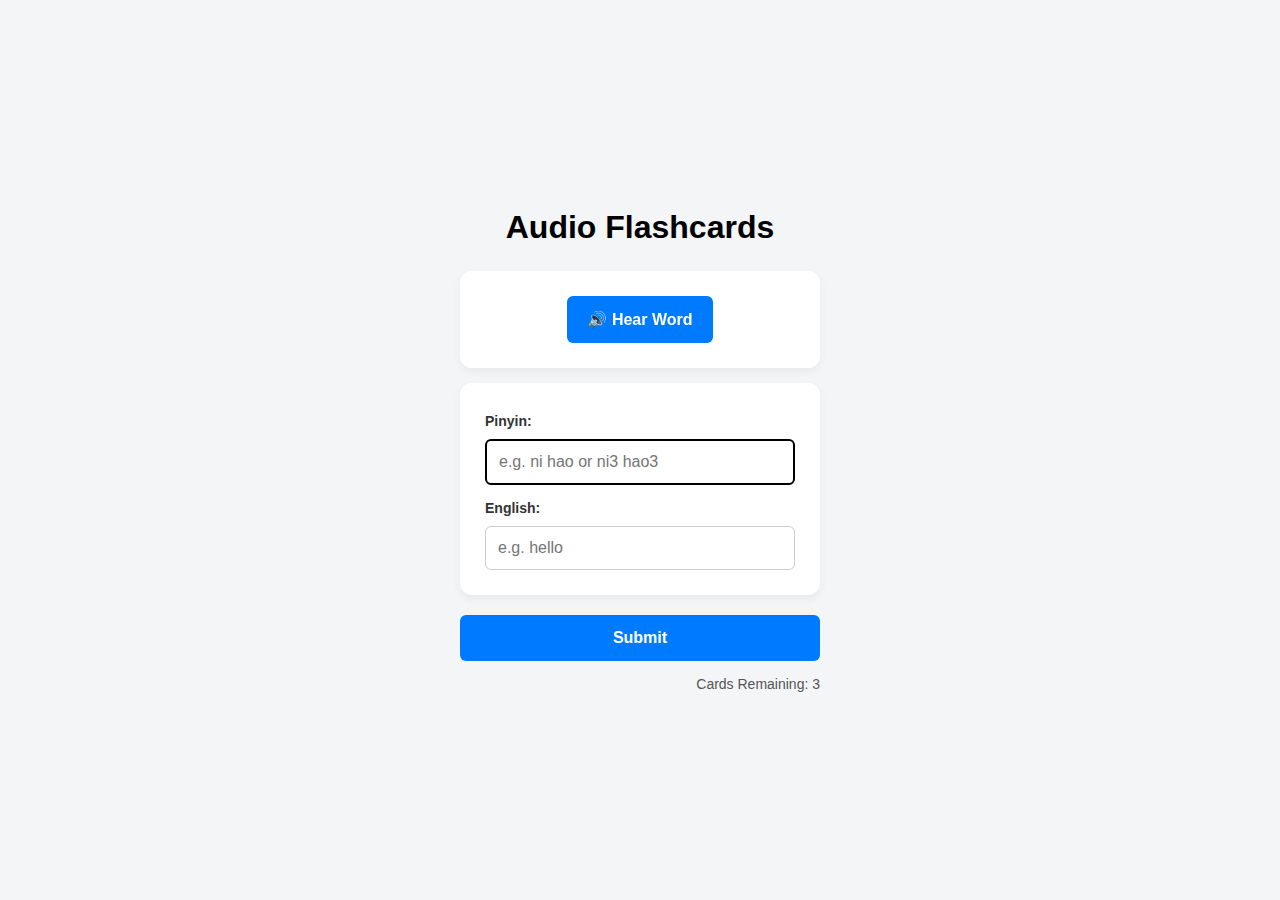
<file: projects/index.html>
<!DOCTYPE html>
<html lang="en">
<head>
    <meta charset="UTF-8">
    <meta name="viewport" content="width=device-width, initial-scale=1.0">
    <title>Chinese Audio Flashcards</title>
    <link rel="stylesheet" href="style.css">
</head>
<body>
    <div class="app-wrapper">
        <!-- Header -->
        <h1>Audio Flashcards</h1>
        
        <!-- 3D Flip Card for Audio -->
        <div class="audio-card-container">
            <div class="card-inner" id="audio-card-inner">
                
                <!-- Front of the Card -->
                <div class="card-front">
                    <button id="play-btn">🔊 Hear Word</button>
                </div>
                
                <!-- Back of the Card -->
                <div class="card-back">
                    Correct!
                </div>

            </div>
        </div>

        <!-- Input Card -->
        <div class="card input-card">
            <label for="pinyin-input">Pinyin:</label>
            <input type="text" id="pinyin-input" placeholder="e.g. ni hao or ni3 hao3">
            
            <label for="english-input">English:</label>
            <input type="text" id="english-input" placeholder="e.g. hello">
        </div>

        <!-- Submit Button -->
        <button id="submit-btn">Submit</button>

        <div id="feedback" class="feedback hidden"></div>
        
        <!-- Stats -->
        <div class="stats">
            <p>Cards Remaining: <span id="remaining-count">0</span></p>
        </div>
    </div>

    <script src="script.js"></script>
</body>
</html>
</file>
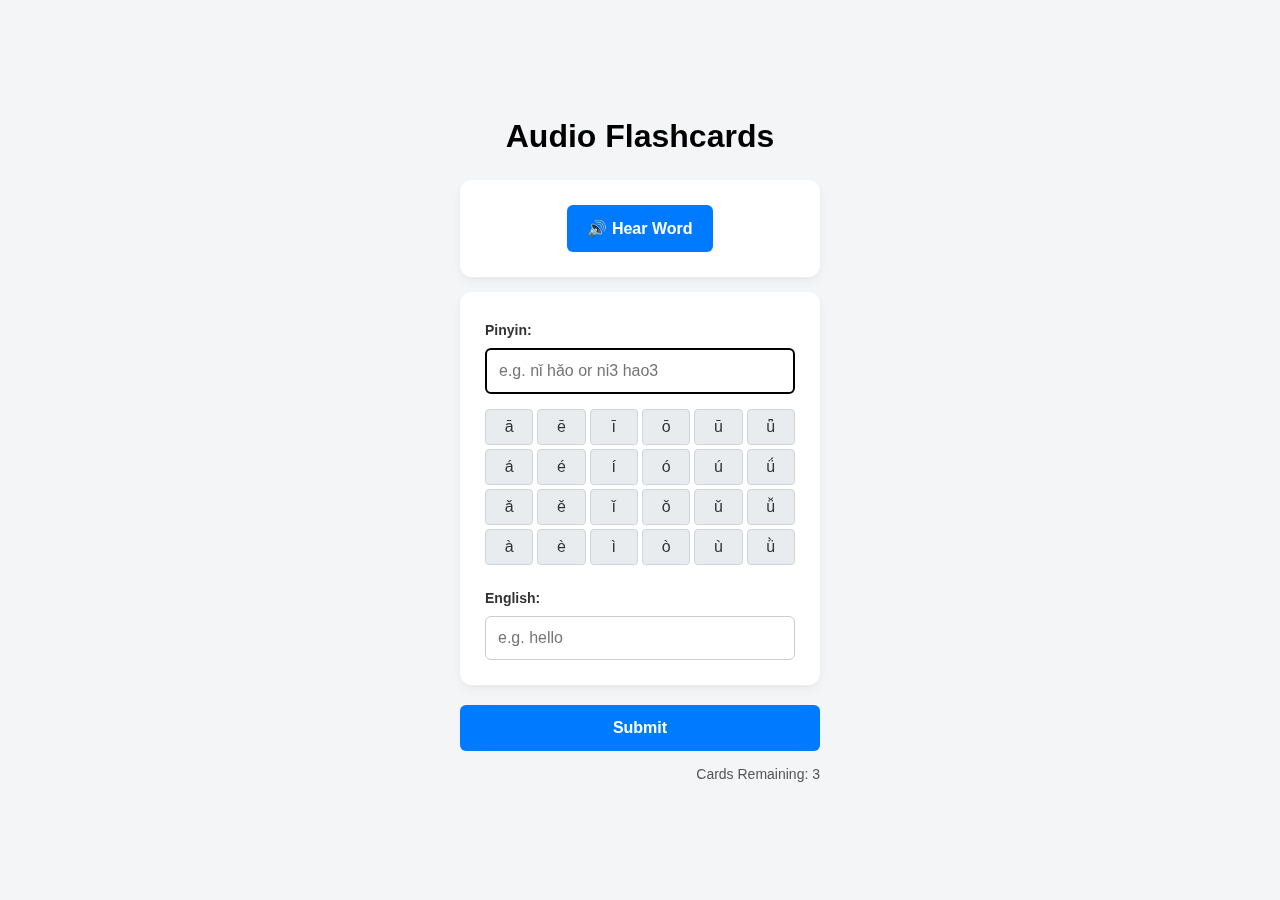
<file: projects/chinese/index.html>
<!DOCTYPE html>
<html lang="en">
<head>
    <meta charset="UTF-8">
    <meta name="viewport" content="width=device-width, initial-scale=1.0">
    <title>Chinese Audio Flashcards</title>
    <link rel="stylesheet" href="style.css">
</head>
<body>
    <div class="app-wrapper">
        <!-- Header -->
        <h1>Audio Flashcards</h1>
        
        <!-- 3D Flip Card for Audio -->
        <div class="audio-card-container">
            <div class="card-inner" id="audio-card-inner">
                <div class="card-front">
                    <button id="play-btn">🔊 Hear Word</button>
                </div>
                <!-- NEW: Added an ID to the back of the card -->
                <div class="card-back" id="audio-card-back">
                    <!-- JavaScript will inject the text here! -->
                </div>
            </div>
        </div>

        <!-- Input Card -->
        <div class="card input-card">
            <label for="pinyin-input">Pinyin:</label>
            <input type="text" id="pinyin-input" placeholder="e.g. nǐ hǎo or ni3 hao3">
            
            <div class="pinyin-keyboard" id="pinyin-keyboard">
                <button type="button" class="key">ā</button> <button type="button" class="key">ē</button> <button type="button" class="key">ī</button> <button type="button" class="key">ō</button> <button type="button" class="key">ū</button> <button type="button" class="key">ǖ</button>
                <button type="button" class="key">á</button> <button type="button" class="key">é</button> <button type="button" class="key">í</button> <button type="button" class="key">ó</button> <button type="button" class="key">ú</button> <button type="button" class="key">ǘ</button>
                <button type="button" class="key">ǎ</button> <button type="button" class="key">ě</button> <button type="button" class="key">ǐ</button> <button type="button" class="key">ǒ</button> <button type="button" class="key">ǔ</button> <button type="button" class="key">ǚ</button>
                <button type="button" class="key">à</button> <button type="button" class="key">è</button> <button type="button" class="key">ì</button> <button type="button" class="key">ò</button> <button type="button" class="key">ù</button> <button type="button" class="key">ǜ</button>
            </div>
            
            <label for="english-input">English:</label>
            <input type="text" id="english-input" placeholder="e.g. hello">
        </div>

        <!-- Submit Button -->
        <button id="submit-btn">Submit</button>

        <div id="feedback" class="feedback hidden"></div>
        
        <!-- Stats -->
        <div class="stats">
            <p>Cards Remaining: <span id="remaining-count">0</span></p>
        </div>
    </div>

    <script src="script.js"></script>
</body>
</html>
</file>
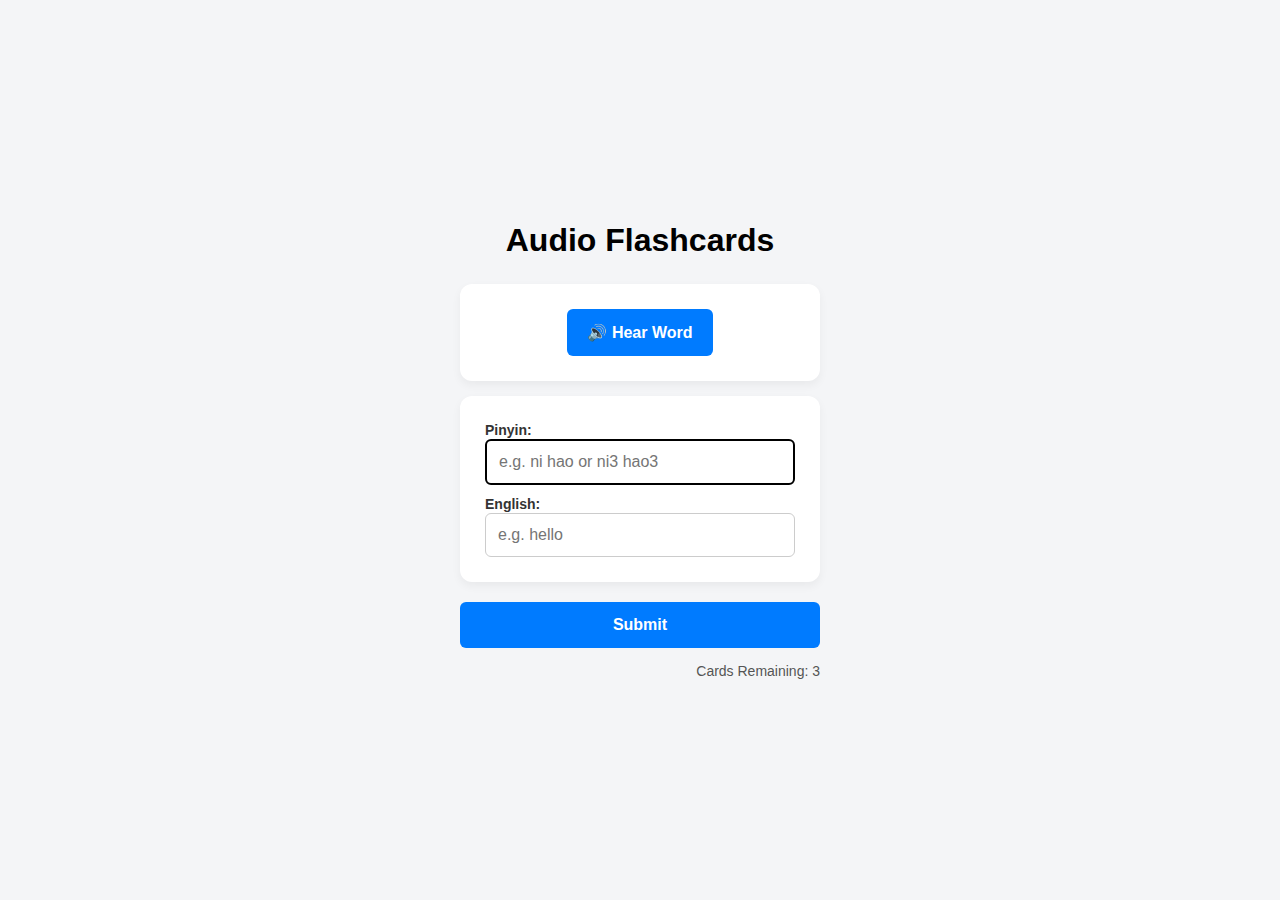
<file: projects/chn1.html>
<!DOCTYPE html>
<html lang="en">
<head>
    <meta charset="UTF-8">
    <meta name="viewport" content="width=device-width, initial-scale=1.0">
    <title>Chinese Audio Flashcards</title>
    <link rel="stylesheet" href="style.css">
</head>
<body>
    <div class="app-wrapper">
        <!-- Header -->
        <h1 class="main-header">Audio Flashcards</h1>
        
        <!-- Card 1: Hear Word Button -->
        <div class="card audio-card">
            <button id="play-btn">🔊 Hear Word</button>
        </div>

        <!-- Card 2: Answer Section -->
        <div class="card input-card">
            <div class="input-group">
                <label for="pinyin-input">Pinyin:</label>
                <input type="text" id="pinyin-input" placeholder="e.g. ni hao or ni3 hao3">
            </div>
            
            <div class="input-group">
                <label for="english-input">English:</label>
                <input type="text" id="english-input" placeholder="e.g. hello">
            </div>
        </div>

        <!-- Submit Button -->
        <button id="submit-btn">Submit</button>

        <!-- Feedback Area -->
        <div id="feedback" class="feedback hidden"></div>
        
        <!-- Cards Remaining (Lower Right) -->
        <div class="stats">
            <p>Cards Remaining: <span id="remaining-count">0</span></p>
        </div>
    </div>

    <script src="script.js"></script>
</body>
</html>
</file>
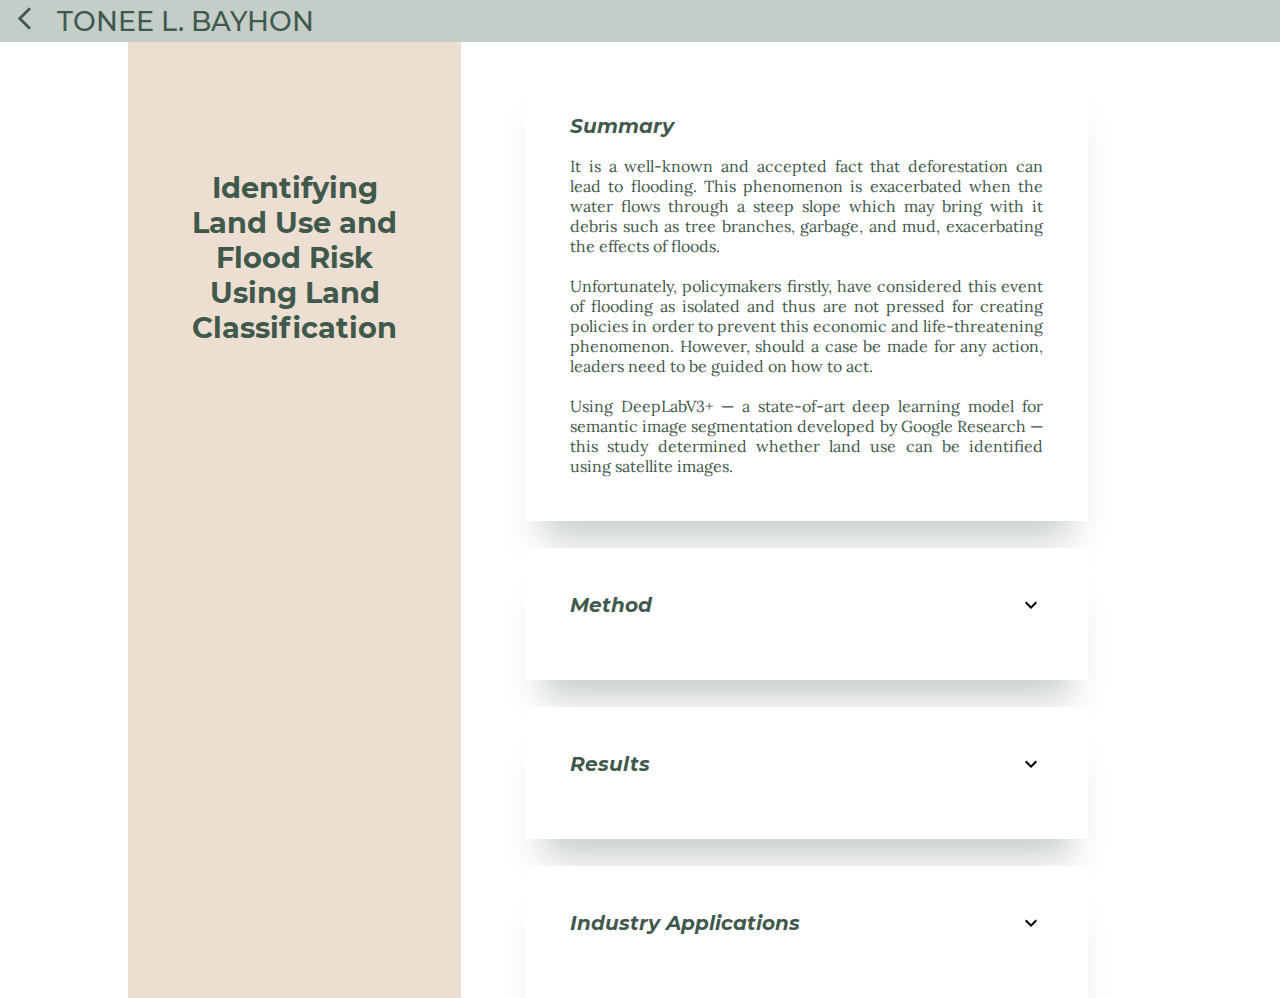
<file: projects/proj1.html>
<!DOCTYPE html>
<html lang="en">
  <head>
    <meta charset="UTF-8" />
    <meta http-equiv="X-UA-Compatible" content="IE=edge" />
    <meta name="viewport" content="width=device-width, initial-scale=1.0" />
    <link rel="stylesheet" href="/assets/stylesheets/styles.css" />
    <title>
      Tonee L. Bayhon - Identifying Land Use and Flood Risk Using Land
      Classification
    </title>
  </head>
  <body>
    <section class="navbar fullGrid" id="proj-navbar">
      <div class="navBack iconFlat" id="proj-navBack">
        <a href="/index.html#project1"><span class="icon iconBack"></span></a>
      </div>
      <div
        class="navTitle"
        id="proj-navTitle"
        onclick="window.location.href='/index.html'"
      >
        TONEE L. BAYHON
      </div>
      <div class="navMenu iconFlat" id="proj-navMenu">
        <span class="icon iconMenu"></span>
      </div>
    </section>
    <section class="contentGrid">
      <div class="projTitle">
        Identifying Land Use and Flood Risk Using Land Classification
      </div>
      <div class="projContent contGrid1">
        <div class="item0 contGrid1-0">
          <div class="subTitleBox1 contGrid1-0h">
            <span class="subTitle1 contGrid1-0h0">Summary</span>
          </div>
          <div class="text1 contGrid1-0c">
            It is a well-known and accepted fact that deforestation can lead to
            flooding. This phenomenon is exacerbated when the water flows
            through a steep slope which may bring with it debris such as tree
            branches, garbage, and mud, exacerbating the effects of floods.
            <br /><br />
            Unfortunately, policymakers firstly, have considered this event of
            flooding as isolated and thus are not pressed for creating policies
            in order to prevent this economic and life-threatening phenomenon.
            However, should a case be made for any action, leaders need to be
            guided on how to act.
            <br /><br />
            Using <span class="emphasize">DeepLabV3+</span> — a state-of-art
            deep learning model for semantic image segmentation developed by
            Google Research — this study determined whether land use can be
            identified using satellite images.
          </div>
        </div>
        <div class="item0 contGrid1-1">
          <div class="subTitleBox1 contGrid1-1h">
            <span class="subTitle1 contGrid1-1h1">Method</span>
            <span class="contGrid1-1h2">
              <input type="checkbox" name="1-1h1" id="methodCheck" />
              <label
                for="1-1h1"
                class="more1"
                id="method"
                onclick="accordion(this.id)"
              ></label>
            </span>
          </div>
          <div class="text1 contGrid1-1c methodContent content">
            In this study, we use the <span class="emphasize">DeepLabV3+</span>.
            DeepLab is a state-of-art deep learning model for semantic image
            segmentation, where the goal is to assign semantic labels to every
            pixel in the input image. Deep lab was developed by Google Research
            and at the core of all its versions v1, v2, v3, and now v3+ is the
            <span class="emphasize">Atrous Convolution</span>. Atrous
            Convolution can keep the stride constant but with larger
            field-of-view without increasing the number of parameters or the
            amount of computation. This is especially significant in the study
            that I want to do given that the land area can be varied as well as
            the height of the image from the ground. So, we want to be able to
            take those factors into consideration. And finally, we can have
            larger output feature map which is good for semantic segmentation.
            What is new with the v3+ is the Encoder-Decoder Architecture. The
            <span class="emphasize">Decoder module</span> refines the
            segmentation results especially along object boundaries.
            Furthermore, in this encoder-decoder structure one can arbitrarily
            control the resolution of extracted encoder features by atrous
            convolution to trade-off precision and runtime. <br /><br />
            <img
              src="/assets/images/proj1/method1.png"
              alt=""
              class="contImg"
            />
            <br /><br />
            The training dataset was obtained from the application of the
            DeepLabV3+ by Ashwath, Balraj.3 It comprises of 723 RGB satellite
            images for training and 80 for validation along with their
            corresponding ground truth masks.
          </div>
        </div>
        <div class="item0 contGrid1-1">
          <div class="subTitleBox1 contGrid1-1h">
            <span class="subTitle1 contGrid1-1h1">Results</span>
            <span class="contGrid1-1h2">
              <input type="checkbox" name="1-1h1" id="resultCheck" />
              <label
                for="1-1h1"
                class="more1"
                id="result"
                onclick="accordion(this.id)"
              ></label>
            </span>
          </div>
          <div class="text1 contGrid1-1c resultContent content">
            <img
              src="/assets/images/proj1/map_mask.png"
              alt=""
              class="contImg"
            />
            <br /><br />
            As we can see from the image above, the model was able to correctly
            identify most areas as agricultural land. It was also able to
            correctly identify a considerable amount of the houses and roads as
            urban, as well as certain ponds as water. Moreover, the model was
            also able to identify empty lots as barren areas. And while we have
            thick and closely planted trees especially on the lower-right of the
            image, it still classified this as agricultural land. Interestingly,
            the model identified rice paddies as water as well. Given that the
            result is just a stitch of the resulting masks, it is noticeable
            that while there are some areas that are connected across each
            square image, it is also patchy such that unnatural line end for
            each square image.
          </div>
        </div>
        <div class="item0 contGrid1-1">
          <div class="subTitleBox1 contGrid1-1h">
            <span class="subTitle1 contGrid1-1h1">Industry Applications</span>
            <span class="contGrid1-1h2">
              <input type="checkbox" name="1-1h1" id="appCheck" />
              <label
                for="1-1h1"
                class="more1"
                id="app"
                onclick="accordion(this.id)"
              ></label>
            </span>
          </div>
          <div class="text1 contGrid1-1c appContent content">
            When it comes to the model, we can easily conclude that its analysis
            is dependent on the image being fed, thus we can a patchy area.
            <br /><br />
            With regard to our initial goal of aiding policymakers in creating
            plans in order to prevent a repetition of the flooding in the
            future, we can clearly see that there are no forested areas that can
            hold the water when it falls on the higher elevations. Furthermore,
            rice paddies which are sensitive to the amount of water being fed to
            it at the right time during planting season are located on the lower
            elevations and are thus susceptible to damage from the water coming
            from the high areas. The agricultural areas on the slopes are not
            protected from flooding either.
            <br /><br />
            Aside from the agricultural impact of land use, policymakers should
            also consider the residents of the area and their safety during
            natural disasters.
          </div>
        </div>
    </section>
    <script src="/assets/scripts/script.js"></script>
  </body>
</html>
</file>
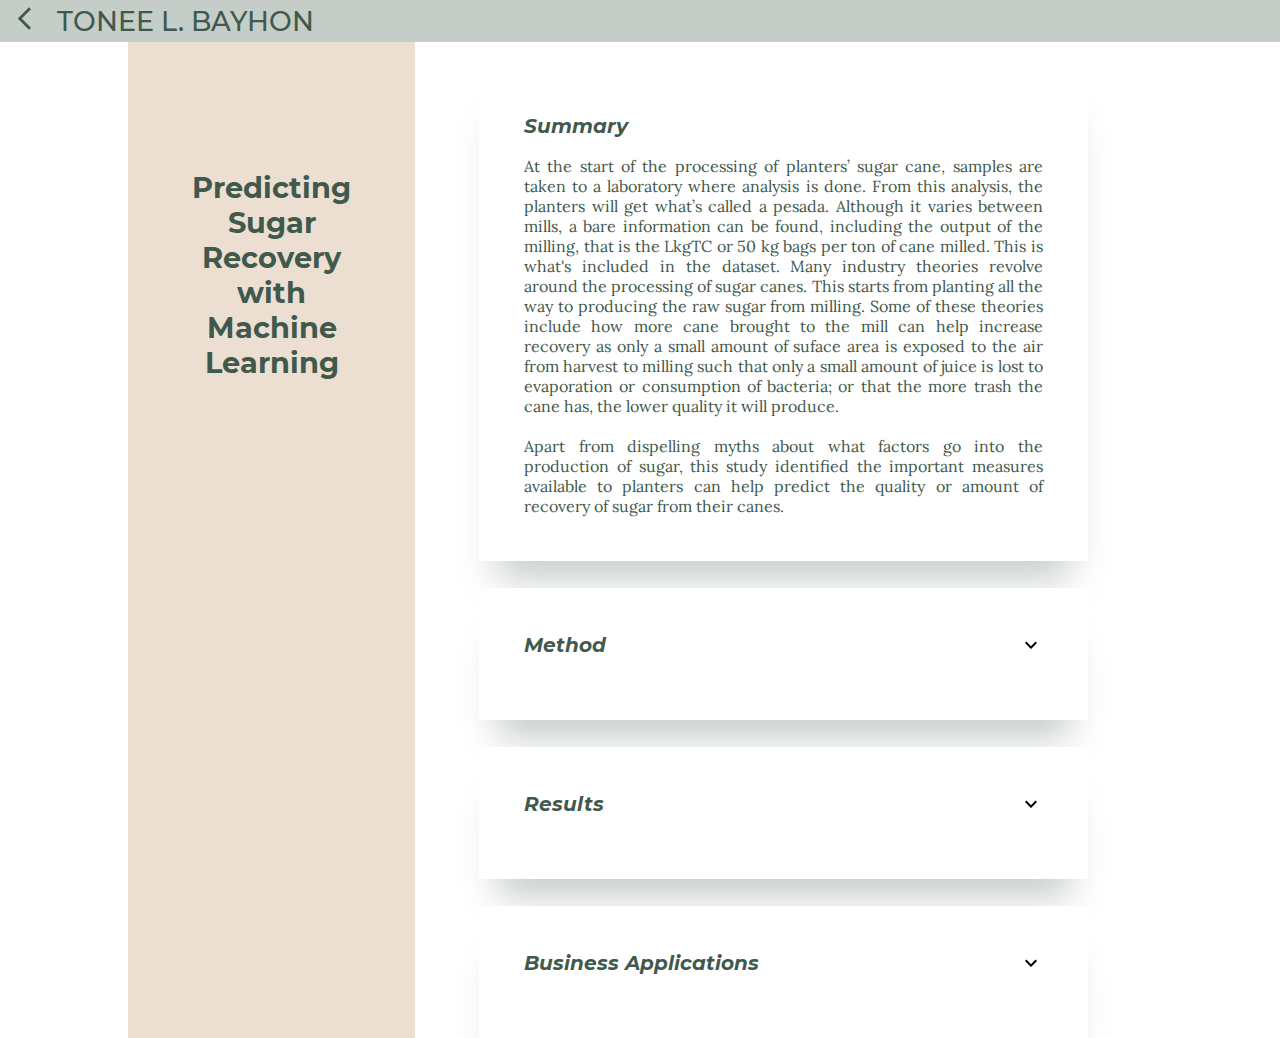
<file: projects/proj2.html>
<!DOCTYPE html>
<html lang="en">
  <head>
    <meta charset="UTF-8" />
    <meta http-equiv="X-UA-Compatible" content="IE=edge" />
    <meta name="viewport" content="width=device-width, initial-scale=1.0" />
    <link rel="stylesheet" href="/assets/stylesheets/styles.css" />
    <title>
      Tonee L. Bayhon - Predicting Sugar Recovery with Machine Learning
    </title>
  </head>
  <body>
    <section class="navbar fullGrid" id="proj-navbar">
      <div class="navBack iconFlat" id="proj-navBack">
        <a href="/index.html#project1"><span class="icon iconBack"></span></a>
      </div>
      <div
        class="navTitle"
        id="proj-navTitle"
        onclick="window.location.href='/index.html'"
      >
        TONEE L. BAYHON
      </div>
      <div class="navMenu iconFlat" id="proj-navMenu">
        <span class="icon iconMenu"></span>
      </div>
    </section>
    <section class="contentGrid">
      <div class="projTitle">
        Predicting Sugar Recovery with Machine Learning
      </div>
      <div class="projContent contGrid1">
        <div class="item0 contGrid1-0">
          <div class="subTitleBox1 contGrid1-0h">
            <span class="subTitle1 contGrid1-0h0">Summary</span>
          </div>
          <div class="text1 contGrid1-0c">
            At the start of the processing of planters’ sugar cane, samples are
            taken to a laboratory where analysis is done. From this analysis,
            the planters will get what’s called a pesada. Although it varies
            between mills, a bare information can be found, including the output
            of the milling, that is the LkgTC or 50 kg bags per ton of cane
            milled. This is what's included in the dataset. Many industry
            theories revolve around the processing of sugar canes. This starts
            from planting all the way to producing the raw sugar from milling.
            Some of these theories include how more cane brought to the mill can
            help increase recovery as only a small amount of suface area is
            exposed to the air from harvest to milling such that only a small
            amount of juice is lost to evaporation or consumption of bacteria;
            or that the more trash the cane has, the lower quality it will
            produce. <br /><br />
            Apart from dispelling myths about what factors go into the
            production of sugar, this study identified the important measures
            available to planters can help predict the quality or amount of
            recovery of sugar from their canes.
          </div>
        </div>
        <div class="item0 contGrid1-1">
          <div class="subTitleBox1 contGrid1-1h">
            <span class="subTitle1 contGrid1-1h1">Method</span>
            <span class="contGrid1-1h2">
              <input type="checkbox" name="1-1h1" id="methodCheck" />
              <label
                for="1-1h1"
                class="more1"
                id="method"
                onclick="accordion(this.id)"
              ></label>
            </span>
          </div>
          <div class="text1 contGrid1-1c methodContent content">
            <img
              src="/assets/images/proj2/method2.png"
              alt=""
              class="contImg"
            /><br /><br />
            The dataset used in this analysis was obtained from a sugar mill in
            Negros. Only data from the year 2019 was used. The following are the
            variables found in the dataset along with their descriptions:<br /><br />
            <img
              src="/assets/images/proj2/definitions.png"
              alt=""
              class="contImg"
            /><br /><br />
            The LkgTC was binned into recovery classes 1 to 4 which reflects the
            desired (or undesired) range of output by both the mill and
            planters. <br /><br />
            <ol type="1">
              <li>1 — Failure</li>
              <li>
                2 — Acceptable for planters but mills will compensate with their
                35%
              </li>
              <li>3 — Acceptable for both mills and planters</li>
              <li>4 — Excellent recovery</li>
            </ol>
            <br />

            The following pairplot shows that some features are overlapping
            however there is a certain axis at which the recovery classes are
            well-delineated. <br /><br />
            <img
              src="/assets/images/proj2/pairplot.png"
              alt=""
              class="contImg"
            />
            <br /><br />
            Given the high imbalance of the distribution of recovery classes,
            resampling is performed. Resampling is done instead of assigning new
            albeit arbitrary values to bins in order to reflect the desireablity
            of the sugar recovery from the perspective of both planters and
            mill.
            <br /><br />
            <img
              src="/assets/images/proj2/class-dist.png"
              alt=""
              class="eqImg"
            />
          </div>
        </div>
        <div class="item0 contGrid1-1">
          <div class="subTitleBox1 contGrid1-1h">
            <span class="subTitle1 contGrid1-1h1">Results</span>
            <span class="contGrid1-1h2">
              <input type="checkbox" name="1-1h1" id="resultCheck" />
              <label
                for="1-1h1"
                class="more1"
                id="result"
                onclick="accordion(this.id)"
              ></label>
            </span>
          </div>
          <div class="text1 contGrid1-1c resultContent content">
            <table border="1" class="dataframe">
              <thead>
                <tr style="text-align: right">
                  <th></th>
                  <th>Model</th>
                  <th>Parameter</th>
                  <th>Train Score</th>
                  <th>Validation Score</th>
                  <th>Test Score</th>
                </tr>
              </thead>
              <tbody>
                <tr>
                  <th>1</th>
                  <td class="left">Gradient Boosting Classifier</td>
                  <td>max_depth = 11</td>
                  <td>1</td>
                  <td>0.985</td>
                  <td>0.985</td>
                </tr>
                <tr>
                  <th>2</th>
                  <td class="left">Gradient Boosting Classifier</td>
                  <td>max_depth = 12</td>
                  <td>1</td>
                  <td>0.985</td>
                  <td>0.979</td>
                </tr>
                <tr>
                  <th>3</th>
                  <td class="left">Gradient Boosting Classifier</td>
                  <td>max_depth = 10</td>
                  <td>1</td>
                  <td>0.989</td>
                  <td>0.979</td>
                </tr>
                <tr>
                  <th>4</th>
                  <td class="left">Gradient Boosting Classifier</td>
                  <td>max_depth = 9</td>
                  <td>1</td>
                  <td>0.989</td>
                  <td>0.979</td>
                </tr>
                <tr>
                  <th>5</th>
                  <td class="left">Gradient Boosting Classifier</td>
                  <td>max_depth = 5</td>
                  <td>1</td>
                  <td>0.989</td>
                  <td>0.979</td>
                </tr>
                <tr>
                  <th>6</th>
                  <td class="left">Gradient Boosting Classifier</td>
                  <td>max_depth = 4</td>
                  <td>1</td>
                  <td>0.987</td>
                  <td>0.979</td>
                </tr>
              </tbody>
            </table>
            <br /><br />
            The results from running multiple models of kNN Classifier, Linear
            SVC, C-Support Vector Classifier, Decision Tree, and Gradient
            Boosting Classfier above show that
            <span class="emphasize">Gradient Boosting Classifier</span> was the
            best model for the this dataset with a train score of 100%, and
            <span class="emphasize"></span> validation and test scores of more
            than 98%. This is markedly higher than the PCC score of the
            unsampled dataset above of 56.94%. However, to give us an idea of
            the decision trees that this model might produce, we tried to
            visualize the decision tree below. And with a max_depth of 5 or
            more, leaves already begin to overfit with single samples. Thus, we
            choose a <span class="emphasize">max depth = 4</span> which gives a
            validation score comparable to higher max_depths. The performance of
            this parameter is validated by the confusion matrix below.
            <br /><br />
            <img
              src="/assets/images/proj2/confusion.png"
              alt=""
              class="eqImg"
            /><br />
            Based on the feature importances,
            <span class="strong">polarization</span> and
            <span class="strong">brix</span> appear to contribute the most to
            the machine learning model. As much as these are properties of the
            sugar juices, these are measures that can be obtained at any point
            in the process: from planting, to lab evaluation, and mid-milling.
            Moreover, the <span class="strong">week number</span> might be
            revisited with a data that spans more milling seasons in order to
            verify whether there is a contribution when the sugar canes are
            actually milled within each milling season.
          </div>
        </div>
        <div class="item0 contGrid1-1">
          <div class="subTitleBox1 contGrid1-1h">
            <span class="subTitle1 contGrid1-1h1">Business Applications</span>
            <span class="contGrid1-1h2">
              <input type="checkbox" name="1-1h1" id="appCheck" />
              <label
                for="1-1h1"
                class="more1"
                id="app"
                onclick="accordion(this.id)"
              ></label>
            </span>
          </div>
          <div class="text1 contGrid1-1c appContent content">
            For planters, given that metrics such as polarization and brix can
            be acquired even from sugar canes before they are harvested and that
            a considerable amount of cost in sugar planting happens during
            harvest, we can evaluate the yield and whether they will be
            profitable or not before they actually put the money to costs.
            <br /><br />
            For mills, since we have a baseline that lab data can clearly
            predict the output. We can use this to check whether they are
            operationally efficient if they produce the expected output.
            <br /><br />
            For traders, they can check on the ground the performance of the
            sugar canes and foresee if they will get their desired and
            forecasted volume of supply for the milling season.
          </div>
        </div>
      </div>
    </section>
    <script src="/assets/scripts/script.js"></script>
  </body>
</html>
</file>
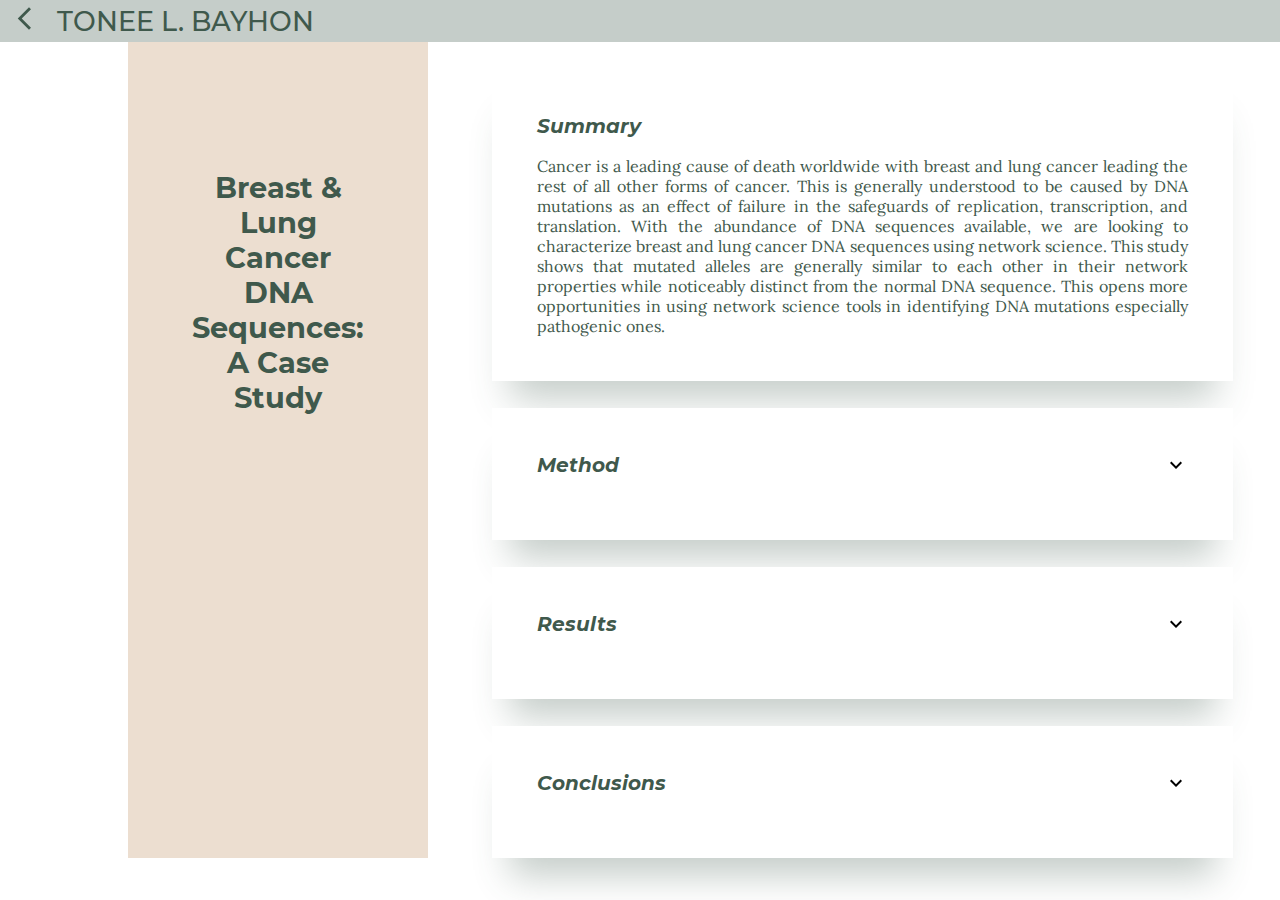
<file: projects/proj3.html>
<!DOCTYPE html>
<html lang="en">
  <head>
    <meta charset="UTF-8" />
    <meta http-equiv="X-UA-Compatible" content="IE=edge" />
    <meta name="viewport" content="width=device-width, initial-scale=1.0" />
    <link rel="stylesheet" href="/assets/stylesheets/styles.css" />
    <title>
      Tonee L. Bayhon - Breast & Lung Cancer DNA Sequences: A Case Study
    </title>
  </head>
  <body>
    <section class="navbar fullGrid" id="proj-navbar">
      <div class="navBack iconFlat" id="proj-navBack">
        <a href="/index.html#project1"><span class="icon iconBack"></span></a>
      </div>
      <div
        class="navTitle"
        id="proj-navTitle"
        onclick="window.location.href='/index.html'"
      >
        TONEE L. BAYHON
      </div>
      <div class="navMenu iconFlat" id="proj-navMenu">
        <span class="icon iconMenu"></span>
      </div>
    </section>
    <section class="contentGrid">
      <div class="projTitle">
        Breast & Lung Cancer DNA Sequences: A Case Study
      </div>
      <div class="projContent contGrid1">
        <div class="item0 contGrid1-0">
          <div class="subTitleBox1 contGrid1-0h">
            <span class="subTitle1 contGrid1-0h0">Summary</span>
          </div>
          <div class="text1 contGrid1-0c">
            Cancer is a leading cause of death worldwide with breast and lung
            cancer leading the rest of all other forms of cancer. This is
            generally understood to be caused by DNA mutations as an effect of
            failure in the safeguards of replication, transcription, and
            translation. With the abundance of DNA sequences available, we are
            looking to characterize breast and lung cancer DNA sequences using
            network science. This study shows that mutated alleles are generally
            similar to each other in their network properties while noticeably
            distinct from the normal DNA sequence. This opens more opportunities
            in using network science tools in identifying DNA mutations
            especially pathogenic ones.
          </div>
        </div>
        <div class="item0 contGrid1-1">
          <div class="subTitleBox1 contGrid1-1h">
            <span class="subTitle1 contGrid1-1h1">Method</span>
            <span class="contGrid1-1h2">
              <input type="checkbox" name="1-1h1" id="methodCheck" />
              <label
                for="1-1h1"
                class="more1"
                id="method"
                onclick="accordion(this.id)"
              ></label>
            </span>
          </div>
          <div class="text1 contGrid1-1c methodContent content">
            The methods described in this section was inspired by the approach
            of Babič, et al (2020). They created a novel technique of
            characterizing DNA sequences of Lung Cancer in terms of their
            network metrics. To briefly describe, with their method, they built
            a network by creating an Archimedean spiral for each nucleotide (A,
            G, C and T). Each Archimedean spiral would have an angle and length
            based on the number of nucleotides. The higher the number of a
            particular nucleotide within the sequence, the wider the angle for
            each step and thus would lead to a longer spiral. Lastly, they got
            network metrics and compared the normal gene sequence and the
            pathological sequences. On the next sections, we will describe how
            we implemented our own methodology and how it differed. Our
            methodology differs as we created a single Archimedean spiral
            sequentially instead of creating multiple per nucleotide. Also, our
            methodology was used to characterize Lung Cancer DNA sequences (in
            particular HIF1- 𝛼) and Breast Cancer DNA sequences (BRACA1 and
            BRACA2).
            <h3>Building an Archimedean spiral from DNA Sequences</h3>
            To create an Archimedean spiral using DNA Sequences, we will first
            define how an Archimedean spiral is defined. The points that lie in
            the spiral are presented in the polar coordinate system. Each point
            is located based on the distance (𝑟) and angle (𝜙) from the origin
            of the system. That is why in a polar coordinate system, we have two
            coordinates, (𝑟, 𝜙). Lastly, the Archimedean spiral is defined in
            this paper using Equation (1) and Equation (2) for each
            corresponding coordinates. <br /><br />
            <img
              src="/assets/images/proj3/eq1-2.png"
              alt=""
              class="eqImg centerImg"
            />
            <br /><br />
            Where:
            <ul>
              <li>𝑖 ,𝑗 = 𝑝𝑜𝑠𝑖𝑡𝑖𝑜𝑛 𝑜𝑓 𝑡ℎ𝑒 𝑛𝑢𝑐𝑙𝑒𝑜𝑡𝑖𝑑𝑒</li>
              <li>𝑥𝑗 = 𝑛𝑢𝑐𝑙𝑒𝑜𝑡𝑖𝑑𝑒 𝑎𝑡 𝑝𝑜𝑠𝑖𝑡𝑖𝑜𝑛 𝑗</li>
              <li>𝑓(𝑥) = 𝑟𝑜𝑡𝑎𝑡𝑖𝑜𝑛𝑎𝑙 𝑎𝑛𝑔𝑙𝑒 𝑜𝑓 𝑡ℎ𝑒 𝑥 𝑛𝑢𝑐𝑙𝑒𝑜𝑡𝑖𝑑𝑒</li>
            </ul>
            <br /><br />
            The rotational angle of each nucleotide is computed using Equation
            (3): <br />
            <img
              src="/assets/images/proj3/eq3.png"
              alt=""
              class="eqImg centerImg"
            />
            <br /><br />
            Where 𝑁 refers to the number of that 𝑥 nucleotide type in the
            sequence. Also, take note that 𝑓(𝐴) + 𝑓(𝐺) + 𝑓(𝐶) + 𝑓(𝑇) would be
            equal to 2𝜋. To summarize, we created the Archimedean spiral from
            the DNA sequences by using Equation (1) and Equation (2) to define
            each of the polar coordinates of each nucleotide. Also, based on
            Equation (2), the further the nucleotide is on the order of the
            sequence, the larger its angle be.
            <h3>
              Transforming Archimedean Coordinates to Cartesian Coordinates
            </h3>
            The next step is to transform the coordinates of each nucleotide to
            the Cartesian coordinates. That involves using the transformation
            based on Equation (4). For example, if we apply the process from the
            previous section to the current section for the first exon if the Β
            − globin gene of Humans, the result will be found in Figure 1.
            <br />
            <img
              src="/assets/images/proj3/eq4.png"
              alt=""
              class="eqImg centerImg"
            />
            <br /><br />
            Figure 1: Archimedean spiral Representation on the Cartesian Plane
            <br />
            <img src="/assets/images/proj3/fig1.png" alt="" class="contImg" />
            <br />
            <h3>Defining Nodes and Edges</h3>
            Each nucleotide within the cartesian coordinate system will now
            represent a node. Nodes that have the same angle from the origin
            will be connected together with an edge. Lastly, the closest C and G
            nucleotide pairs are connected to each other by an edge. The
            resulting graph can be found in Figure 2.
            <br /><br />
            Figure 2: DNA Sequence Network
            <br />
            <img src="/assets/images/proj3/fig2.png" alt="" class="contImg" />
          </div>
        </div>
        <div class="item0 contGrid1-1">
          <div class="subTitleBox1 contGrid1-1h">
            <span class="subTitle1 contGrid1-1h1">Results</span>
            <span class="contGrid1-1h2">
              <input type="checkbox" name="1-1h1" id="resultCheck" />
              <label
                for="1-1h1"
                class="more1"
                id="result"
                onclick="accordion(this.id)"
              ></label>
            </span>
          </div>
          <div class="text1 contGrid1-1c resultContent content">
            There were three normal DNA sequences in this study, the BRCA1,
            BRCA2 and HIF1-𝛼. The first two are related to breast cancer while
            the last one is related to the lung cancer. We compared each of
            their network properties to a few of their mutations. The mutations
            we have chosen here, differ to the original/normal sequence with 1
            nucleotide only except for one with deletion. The network properties
            we chose are just simple ones that show how complex and structured
            the networks are. We used the density, average degree and the number
            of edges as a measure of how complex the networks are while the
            average clustering coefficient was used to measure how much
            clustering or structure are found in the graphs. <br /><br />
            In the tables below, the first column of values refers to the
            normal/unmutated gene while the other columns refer to their mutated
            versions. Looking at all of their densities, you can see that the
            normal sequences consistently differentiate themselves relatively to
            their mutated counterparts. Unfortunately, the direction of
            differences is not consistent as for BRACA1, it is considerably a
            much denser network compared to its other mutated versions. On the
            other hand, for BRACA2 and HIF1-𝛼, the normal DNA networks have much
            less density. Other measures also show this pattern. Also, in
            general, all of the networks are not that dense considering their
            average degrees only range from one to three given that the length
            of the sequences/number of the nodes are around 50,000 and up.
            <h3>BRCA1 Results</h3>
            <table border="1" class="dataframe">
              <thead>
                <tr style="text-align: right">
                  <th>Network Properties</th>
                  <th>BRCA1</th>
                  <th>rs16941</th>
                  <th>rs1799950</th>
                  <th>rs1799966</th>
                  <th>rs799917</th>
                </tr>
              </thead>
              <tbody>
                <tr>
                  <th class="left">Density</th>
                  <td>3.13E-05</td>
                  <td>1.98E-05</td>
                  <td>1.98E-05</td>
                  <td>1.98E-05</td>
                  <td>1.99E-05</td>
                </tr>
                <tr>
                  <th class="left">Average Degree</th>
                  <td>2.538645615</td>
                  <td>1.606044159</td>
                  <td>1.604169236</td>
                  <td>1.603009745</td>
                  <td>1.612483039</td>
                </tr>
                <tr>
                  <th class="left">Edges</th>
                  <td>102,904</td>
                  <td>65,101</td>
                  <td>65,025</td>
                  <td>64,978</td>
                  <td>65,362</td>
                </tr>
                <tr>
                  <th class="left">Average Clustering Coefficient</th>
                  <td>0.468045755</td>
                  <td>0.247440807</td>
                  <td>0.246542729</td>
                  <td>0.246670598</td>
                  <td>0.251172414</td>
                </tr>
              </tbody>
            </table>
            <h3>BRCA2 Results</h3>
            <table border="1" class="dataframe">
              <thead>
                <tr style="text-align: right">
                  <th>Network Properties</th>
                  <th>BRCA2</th>
                  <th>32316422-32355288 deletion</th>
                  <th>rs1060499566</th>
                </tr>
              </thead>
              <tbody>
                <tr>
                  <th>Density</th>
                  <td>1.81E-05</td>
                  <td>1.88E-05</td>
                  <td>1.85E-05</td>
                </tr>
                <tr>
                  <th>Average Degree</th>
                  <td>1.533275917</td>
                  <td>1.596201038</td>
                  <td>1.563973997</td>
                </tr>
                <tr>
                  <th>Edges</th>
                  <td>64,981</td>
                  <td>67,647</td>
                  <td>66,282</td>
                </tr>
                <tr>
                  <th>Average Clustering Coefficient</th>
                  <td>0.253185043</td>
                  <td>0.268246562</td>
                  <td>0.260215656</td>
                </tr>
              </tbody>
            </table>
            <h3>HIF1-𝛼 Results</h3>
            <table border="1" class="dataframe">
              <thead>
                <tr style="text-align: right">
                  <th>Network Properties</th>
                  <th>HIF1-𝛼</th>
                  <th>rs10873142</th>
                  <th>rs11549465</th>
                  <th>rs34005929</th>
                </tr>
              </thead>
              <tbody>
                <tr>
                  <th>Density</th>
                  <td>2.94E-05</td>
                  <td>3.00E-05</td>
                  <td>3.00E-05</td>
                  <td>2.98E-05</td>
                </tr>
                <tr>
                  <th>Average Degree</th>
                  <td>1.55033557</td>
                  <td>1.584309711</td>
                  <td>1.584613051</td>
                  <td>1.573124028</td>
                </tr>
                <tr>
                  <th>Edges</th>
                  <td>40,887</td>
                  <td>41,783</td>
                  <td>41,791</td>
                  <td>41,488</td>
                </tr>
                <tr>
                  <th>Average Clustering Coefficient</th>
                  <td>0.255334415</td>
                  <td>0.266114379</td>
                  <td>0.266127018</td>
                  <td>0.259331483</td>
                </tr>
              </tbody>
            </table>
            <br /><br />
          </div>
        </div>
        <div class="item0 contGrid1-1">
          <div class="subTitleBox1 contGrid1-1h">
            <span class="subTitle1 contGrid1-1h1">Conclusions</span>
            <span class="contGrid1-1h2">
              <input type="checkbox" name="1-1h1" id="appCheck" />
              <label
                for="1-1h1"
                class="more1"
                id="app"
                onclick="accordion(this.id)"
              ></label>
            </span>
          </div>
          <div class="text1 contGrid1-1c appContent content">
            In conclusion, we explored a novel analytical approach using
            Archimedean spirals at characterizing cancer DNA sequences. We found
            patterns wherein the original (unmutated) DNA sequences
            distinguished themselves in comparison to their pathological/mutated
            versions. This is even if the mutated genes just differ to the
            original one with just one particular gene. What we also found out
            is that the pathological genes group together in terms of their
            metrics as they are much closer to each other than the original
            genes. Lastly, we found that the mutated genes are not necessarily
            less dense than their normal counterparts. It seems that to
            differentiate a mutated gene to the normal one, you just have to
            check if what is denser. Unfortunately, their differences are
            different from gene to gene.
            <br /><br />
            We hypothesize that the normal genes have some distinct structure
            with their DNA sequences compared to their mutated counterparts. We
            recommend exploring this underlying structure and potentially
            understand more how cancers form.
          </div>
        </div>
      </div>
    </section>
    <script src="/assets/scripts/script.js"></script>
  </body>
</html>
</file>
<file: projects/style.css>
body {
    font-family: Arial, sans-serif;
    background-color: #f4f5f7;
    display: flex;
    justify-content: center;
    align-items: center;
    min-height: 100vh;
    margin: 0;
    transition: background-color 0.3s ease; /* Makes the color fade smoothly */
}

/* The class we trigger with JavaScript when an answer is wrong */
body.flash-red {
    background-color: #ffcccc !important;
    transition: background-color 0.1s ease; /* Snaps quickly to red */
}

.app-wrapper {
    width: 100%;
    max-width: 400px;
    display: flex;
    flex-direction: column;
    gap: 15px;
    padding: 20px;
    box-sizing: border-box;
}

h1 {
    text-align: center;
    margin: 0 0 10px 0;
    color: #000;
}

/* --- NEW 3D FLIP CARD STYLES --- */
.audio-card-container {
    perspective: 1000px; /* Gives the rotation a 3D depth effect */
    width: 100%;
}

.card-inner {
    position: relative;
    width: 100%;
    transform-style: preserve-3d;
    transition: transform 0.6s ease;
}

/* This class is added via JavaScript to spin the card */
.card-inner.is-flipped {
    transform: rotateY(180deg);
}

.card-front, .card-back {
    -webkit-backface-visibility: hidden;
    backface-visibility: hidden;
    background: white;
    border-radius: 12px;
    box-shadow: 0 4px 10px rgba(0,0,0,0.05);
    box-sizing: border-box;
}

.card-front {
    padding: 25px;
    text-align: center;
}

.card-back {
    position: absolute;
    top: 0;
    left: 0;
    width: 100%;
    height: 100%;
    transform: rotateY(180deg); /* Starts flipped backwards */
    display: flex;
    justify-content: center;
    align-items: center;
    
    color: darkred;
    font-size: 24px;
    font-weight: bold;
}
/* ------------------------------ */

/* The style for the input box */
.card {
    background: white;
    padding: 25px;
    border-radius: 12px;
    box-shadow: 0 4px 10px rgba(0,0,0,0.05);
    text-align: center;
}

.input-card {
    display: flex;
    flex-direction: column;
    gap: 10px;
    text-align: left;
}

.input-card label {
    font-size: 14px;
    color: #333;
    font-weight: bold;
    margin-top: 5px;
}

input {
    padding: 12px;
    border: 1px solid #ccc;
    border-radius: 6px;
    font-size: 16px;
    width: 100%;
    box-sizing: border-box;
}

input:focus {
    outline: none;
    border: 2px solid #000;
}

button {
    padding: 14px 20px;
    background-color: #007bff;
    color: white;
    border: none;
    border-radius: 6px;
    cursor: pointer;
    font-size: 16px;
    font-weight: bold;
}

button:hover {
    background-color: #0056b3;
}

#submit-btn {
    width: 100%;
    margin-top: 5px;
}

.feedback {
    text-align: center;
    font-weight: bold;
    min-height: 20px;
}

.hidden {
    display: none;
}

.stats {
    text-align: right;
    color: #555;
    font-size: 14px;
}

.stats p {
    margin: 0;
}
</file>
<file: projects/chinese/style.css>
body {
    font-family: Arial, sans-serif;
    background-color: #f4f5f7;
    display: flex;
    justify-content: center;
    align-items: center;
    min-height: 100vh;
    margin: 0;
}

/* --- THE VIGNETTE FLASH OVERLAY --- */
body::before {
    content: "";
    position: fixed; 
    top: 0;
    left: 0;
    width: 100%;
    height: 100%;
    z-index: -1; 
    pointer-events: none; 
    
    opacity: 0; 
    transition: opacity 0.3s ease; 
}

/* CORRECT answers: Red glow in center fading to transparent edges */
body.flash-red::before {
    background: radial-gradient(circle at center, rgba(197, 5, 5, 0.6) 0%, rgba(255, 100, 100, 0) 70%);
    opacity: 1;
    transition: opacity 0.2s ease; 
}

/* WRONG answers: Dark green vignette fading to transparent edges */
body.flash-green::before {
    background: radial-gradient(circle at center, rgba(0, 100, 0, 0.5) 0%, rgba(0, 100, 0, 0) 70%);
    opacity: 1;
    transition: opacity 0.2s ease; 
}
/* -------------------------------------- */

.app-wrapper {
    width: 100%;
    max-width: 400px;
    display: flex;
    flex-direction: column;
    gap: 15px;
    padding: 20px;
    box-sizing: border-box;
}

h1 {
    text-align: center;
    margin: 0 0 10px 0;
    color: #000;
}

/* --- 3D FLIP CARD STYLES --- */
.audio-card-container {
    perspective: 1000px; 
    width: 100%;
}

.card-inner {
    position: relative;
    width: 100%;
    transform-style: preserve-3d;
    transition: transform 0.6s ease;
}

.card-inner.is-flipped {
    transform: rotateY(180deg);
}

.card-front, .card-back {
    -webkit-backface-visibility: hidden;
    backface-visibility: hidden;
    background: white;
    border-radius: 12px;
    box-shadow: 0 4px 10px rgba(0,0,0,0.05);
    box-sizing: border-box;
}

.card-front {
    padding: 25px;
    text-align: center;
}

.card-back {
    position: absolute;
    top: 0;
    left: 0;
    width: 100%;
    height: 100%;
    transform: rotateY(180deg); 
    display: flex;
    justify-content: center;
    align-items: center;
    
    color: darkred;
    font-size: 24px;
    font-weight: bold;
}
/* ------------------------------ */

.card {
    background: white;
    padding: 25px;
    border-radius: 12px;
    box-shadow: 0 4px 10px rgba(0,0,0,0.05);
    text-align: center;
}

.input-card {
    display: flex;
    flex-direction: column;
    gap: 10px;
    text-align: left;
}

.input-card label {
    font-size: 14px;
    color: #333;
    font-weight: bold;
    margin-top: 5px;
}

input {
    padding: 12px;
    border: 1px solid #ccc;
    border-radius: 6px;
    font-size: 16px;
    width: 100%;
    box-sizing: border-box;
}

input:focus {
    outline: none;
    border: 2px solid #000;
}

button {
    padding: 14px 20px;
    background-color: #007bff;
    color: white;
    border: none;
    border-radius: 6px;
    cursor: pointer;
    font-size: 16px;
    font-weight: bold;
}

button:hover {
    background-color: #0056b3;
}

#submit-btn {
    width: 100%;
    margin-top: 5px;
}

.feedback {
    text-align: center;
    font-weight: bold;
    min-height: 20px;
}

.hidden {
    display: none;
}

.stats {
    text-align: right;
    color: #555;
    font-size: 14px;
}

.stats p {
    margin: 0;
}

/* --- PINYIN KEYBOARD STYLES --- */
.pinyin-keyboard {
    display: grid;
    grid-template-columns: repeat(6, 1fr); /* 6 equal columns */
    gap: 4px;
    margin-top: 5px;
    margin-bottom: 10px;
}

.key {
    padding: 8px 0;
    background-color: #e9ecef;
    color: #333;
    border: 1px solid #ced4da;
    border-radius: 4px;
    font-size: 16px;
    cursor: pointer;
    font-family: inherit; /* Matches your main font */
}

.key:hover {
    background-color: #d3d9df;
}

/* Prevent the keys from having the blue "submit button" styling */
.pinyin-keyboard .key {
    background-color: #e9ecef;
    color: #333;
    font-weight: normal;
}
</file>
<file: assets/stylesheets/styles.css>
/* #region ---VARIABLES--- */
:root {
  /* Colors */
  --blank: #ffffff;
  --primary: rgb(65, 166, 132);
  --primary-light: rgb(211, 238, 241);
  --primary-dark: rgb(63, 89, 76);
  --primary-dark-t: rgba(63, 89, 76, 0.3);
  --primary-dark-t2: rgba(63, 89, 76, 0.15);
  --secondary: rgb(186, 155, 121);
  --secondary-light: rgb(236, 222, 208);
  --secondary-dark: rgb(131, 99, 66);

  /* Measurements */
  --iheight: 20vmin;
  --slowtransition: 0.5s;
  --fasttransition: 0.2s;
  --iconheight: 8vmin;
}

/* #region ---FONTS--- */
@font-face {
  font-family: "Fira Code";
  src: url("/assets/fonts/FiraCode-VariableFont_wght.ttf") format("truetype");
}

@font-face {
  font-family: "Lora";
  src: url("/assets/fonts/Lora-VariableFont_wght.ttf") format("truetype");
}

@font-face {
  font-family: "Lora";
  src: url("/assets/fonts/Lora-Italic-VariableFont_wght.ttf") format("truetype");
  font-style: italic;
}

/* Monsterrat Fonts */
@font-face {
  font-family: "Montserrat";
  src: url("/assets/fonts/Montserrat-Thin.ttf") format("truetype");
  font-weight: 100;
  font-style: normal;
}

@font-face {
  font-family: "Montserrat";
  src: url("/assets/fonts/Montserrat-ThinItalic.ttf") format("truetype");
  font-weight: 100;
  font-style: italic;
}

@font-face {
  font-family: "Montserrat";
  src: url("/assets/fonts/Montserrat-ExtraLight.ttf") format("truetype");
  font-weight: 200;
  font-style: normal;
}

@font-face {
  font-family: "Montserrat";
  src: url("/assets/fonts/Montserrat-ExtraLightItalic.ttf") format("truetype");
  font-weight: 200;
  font-style: italic;
}

@font-face {
  font-family: "Montserrat";
  src: url("/assets/fonts/Montserrat-Light.ttf") format("truetype");
  font-weight: 300;
  font-style: normal;
}

@font-face {
  font-family: "Montserrat";
  src: url("/assets/fonts/Montserrat-LightItalic.ttf") format("truetype");
  font-weight: 300;
  font-style: italic;
}

@font-face {
  font-family: "Montserrat";
  src: url("/assets/fonts/Montserrat-Regular.ttf") format("truetype");
  font-weight: 400;
  font-style: normal;
}

@font-face {
  font-family: "Montserrat";
  src: url("/assets/fonts/Montserrat-Italic.ttf") format("truetype");
  font-weight: 400;
  font-style: italic;
}

@font-face {
  font-family: "Montserrat";
  src: url("/assets/fonts/Montserrat-Medium.ttf") format("truetype");
  font-weight: 500;
  font-style: normal;
}

@font-face {
  font-family: "Montserrat";
  src: url("/assets/fonts/Montserrat-MediumItalic.ttf") format("truetype");
  font-weight: 500;
  font-style: italic;
}

@font-face {
  font-family: "Montserrat";
  src: url("/assets/fonts/Montserrat-SemiBold.ttf") format("truetype");
  font-weight: 600;
  font-style: normal;
}

@font-face {
  font-family: "Montserrat";
  src: url("/assets/fonts/Montserrat-SemiBoldItalic.ttf") format("truetype");
  font-weight: 600;
  font-style: italic;
}

@font-face {
  font-family: "Montserrat";
  src: url("/assets/fonts/Montserrat-Bold.ttf") format("truetype");
  font-weight: 700;
  font-style: normal;
}

@font-face {
  font-family: "Montserrat";
  src: url("/assets/fonts/Montserrat-BoldItalic.ttf") format("truetype");
  font-weight: 700;
  font-style: italic;
}

@font-face {
  font-family: "Montserrat";
  src: url("/assets/fonts/Montserrat-ExtraBold.ttf") format("truetype");
  font-weight: 800;
  font-style: normal;
}

@font-face {
  font-family: "Montserrat";
  src: url("/assets/fonts/Montserrat-ExtraBoldItalic.ttf") format("truetype");
  font-weight: 800;
  font-style: italic;
}

@font-face {
  font-family: "Montserrat";
  src: url("/assets/fonts/Montserrat-Black.ttf") format("truetype");
  font-weight: 900;
  font-style: normal;
}

@font-face {
  font-family: "Montserrat";
  src: url("/assets/fonts/Montserrat-BlackItalic.ttf") format("truetype");
  font-weight: 900;
  font-style: italic;
}

/* #endregion */

/* #endregion */

/* #region ---RESET--- */
*,
*::before,
*::after {
  margin: 0;
  padding: 0;
  box-sizing: inherit;
}

body,
p,
a,
ul,
li,
h1,
h2,
h3,
h4 {
  margin: 0;
  padding: 0;
  text-decoration: none;
  font-weight: 1;
}

li {
  list-style-type: none;
}

/* #endregion */

/* #region ---BASE STYLES--- */

html {
  scroll-behavior: smooth;
}

body {
  background: none;
  overflow-x: hidden;
  font-family: "Lora";
  user-select: none;
}

/* #endregion */

/* #region ---GRIDS CREATION--- */
.fullGrid {
  display: grid;
  grid-template-columns: auto 1fr;
  column-gap: 0;
  row-gap: 0;
  margin: 0;
}

.grid1 {
  display: grid;
  grid-template-columns: repeat(1, minmax(0, 1fr));
  gap: 3vmax;
  margin: 4vh 4vh;
}

.grid1-1 {
  grid-column: 1/4;
  display: grid;
  grid-template-columns: repeat(1, minmax(0, 1fr));
  grid-template-rows: 2fr 1fr;
  row-gap: 4vmin;
  grid-template-areas:
    "a"
    "b";
}


/* #endregion */

/* #region ---GRID ASSIGNMENTS--- */
.navBack {
  grid-column: 1/2;
}

#main-navTitle {
  grid-column: 1/8;
}

#proj-navTitle {
  grid-column: 2/8;
}

.navMenu {
  grid-column: 8/9;
}

.contentGrid {
  display: grid;
  grid-template-rows: auto 1fr;
  margin-bottom: 6vw;
}

.contGrid1 {
  grid-row: 2/3;
  display: grid;
  grid-template-rows: auto 1fr;
}

/* #region ---SECTION DESIGN--- */
body {
  background: none;
  overflow-x: hidden;
  font-family: "Lora";
  color: var(--primary-dark);
  font-size: 0.8em;
}

a {
  color: var(--primary-dark);
}

.sectionTitle {
  font-family: "Montserrat";
  font-style: normal;
  font-weight: 400;
  font-size: 1.5em;
}


/* navbar */
.navbar {
  background-color: var(--primary-dark-t);
  padding: 1vmin;
  z-index: 99;
}

#main-navTitle {
  transition: var(--slowtransition);
}

.icon {
  display: inline-block;
  width: 7vw;
  height: 7vw;
  background-size: cover;
  margin: 0 0.5vw;
}

.iconBack {
  background-image: url("/assets/icons/arrow_back.svg");
  transition: var(--fasttransition);
}

.iconBack:hover,
.iconBack:focus {
  background-image: url("/assets/icons/arrow_back_highlight.svg");
  transition: var(--fasttransition);
}

/* .iconMenu {
  background-image: url("/assets/icons/menu.svg");
  transition: var(--fasttransition);
}

.iconMenu:hover,
.iconMenu:focus {
  background-image: url("/assets/icons/menu_highlight.svg");
  transition: var(--fasttransition);
} */

#proj-navTitle {
  display: flex;
  align-items: center;
  font-family: "Montserrat";
  font-style: normal;
  font-weight: 500;
  font-size: 5vw;
  margin-left: 1vw;
}

/* #region ---INDEX--- */
/* #region Intro */
/* Intro Background */
#main-intro {
  background-image: url("/assets/images/main_bg.jpg");
  background-size: cover;
  background-clip: content-box;
  background-position: center;
  width: 100vw;
  height: 100vh;
  object-fit: cover;
  position: relative;
}

#mainText {
  display: block;
  position: absolute;
  top: 40%;
  left: 50%;
  transform: translate(-50%, -50%);
  background-color: var(--primary-dark-t);
  padding: 3vmin;
  min-width: 55vmin;
  min-height: 10vmin;
}

#name {
  font-family: "Montserrat";
  font-style: normal;
  font-weight: 700;
  font-size: 5vmin;
  color: var(--blank);
  display: block;
  text-align: center;
}

#subtitle {
  font-family: "Montserrat";
  font-style: normal;
  font-weight: 400;
  font-size: 3vmin;
  color: var(--blank);
  display: block;
  text-align: center;
}

h2 {
  font-family: "Montserrat";
  font-style: normal;
  font-weight: 600;
  font-size: 3vmin;
  color: var(--blank);
}

h3 {
  margin-top: 2vmax;
  margin-bottom: 1vmax;
  font-family: "Montserrat";
  font-style: normal;
  font-weight: 400;
  font-size: 2vmax;
  color: var(--secondary);
}

/* #endregion */

/* Projects */
.projectCard {
  padding: 4vmin;
  background: var(--blank);
  border-radius: 2vmin;
  box-shadow: 0.4vmin 0.4vmin 4vmin var(--primary-dark-t);
}

.projectCardTitle {
  font-family: "Montserrat";
  font-style: normal;
  font-weight: 400;
  font-size: 2.2vmax;
  vertical-align: middle;
  text-align: center;
  margin: 0 2vw;
  display: flex;
  align-items: center;
}

.projectCardImg {
  display: flex;
  align-items: center;
}

.projectCardImg img {
  width: 100%;
}

.projectCardDesc {
  margin: 1em;
}

/* #endregion */
/* #endregion */

/* #region Project Page Content */
.projTitle {
  font-family: "Montserrat";
  font-style: normal;
  font-weight: 700;
  font-size: 1.8em;
  text-align: center;
  padding: 10vw 5vw;
  background-color: var(--secondary-light);
}

.projContent {
  padding: 0 5vw;
  text-align: justify;
}

.subTitle1 {
  font-family: "Montserrat";
  font-style: italic;
  font-weight: 700;
  font-size: 1.5em;
}

.subTitle2 {
  font-family: "Montserrat";
  font-style: normal;
  font-weight: 400;
  font-size: 1.6em;
}

.subTitleBox1 {
  padding: 3vw 6vw;
}

.subTitleBox2 {
  padding: 0 6vw 3vw 6vw;
}

.item0 {
  background-color: var(--blank);
  box-shadow: 0 4vmin 4vmin -2vmin var(--primary-dark-t);
  margin-top: 6vw;
}

.item1 {
  background-color: var(--blank);
  box-shadow: 0 4vmin 4vmin -2vmin var(--primary-dark-t);
  margin-top: 3vw;
}

.item2 {
  background-color: var(--blank);
  box-shadow: 0 4vmin 4vmin -2vmin var(--primary-dark-t);
  /* margin-top: 3vw; */
}

.text1 {
  margin: 0 6vw 6vw 6vw;
}

.text2 {
  margin: 0 6vw 6vw 6vw;
}

.content {
  max-height: 0;
  overflow: hidden;
  transition: max-height 0.2s ease-out;
}


.more1 {
  content: url("/assets/icons/expand_more.svg");
  float: right;
  transition: 0.2s;
}

.more1:hover {
  background-color: var(--primary-light);
  border-radius: 50%;
}

.active {
  -webkit-transform: rotate(180deg);
  transform: rotate(180deg);
  transition: 0.2s;
}

.more2 {
  content: url("/assets/icons/unfold_more.svg");
  float: right;
}

input[type=checkbox] {
  display: none;
}

.ready:hover {
  background-color: var(--primary-light);
  transition: 0.2s;

}

.strong {
  font-weight: bold;
}

.em {
  font-style: italic;
}

.underline {
  text-decoration: underline;
}

.contImg {
  max-width: 80%;
}

.eqImg {
  max-width: 75%;
}

.eqImg2 {
  max-width: 60%;
}

.eqImg2 {
  width: 40%;
}

.centerImg {
  text-align: center;
}

#main-navbar {
  display: none;
}

ol {
  padding-left: 3vw;
  list-style-type: decimal;
}

ul {
  padding-left: 3vw;
}

/* #endregion */

/* Tables */
table {
  display: table;
  margin-left: auto;
  margin-right: auto;
  border: none;
  border-collapse: collapse;
  border-spacing: 0;
  text-indent: initial;
  table-layout: fixed;
  font-size: 0.75em;
  text-align: left;
}

th {
  text-align: center;
  padding: 0.25em 0.5em;
}

td {
  padding: 0.25em 0.5em;
  text-align: right;
}

td .right {
  text-align: left;
}

th .left {
  text-align: left;
}

/* #region */
/* Custom, iPhone Retina */
/* @media screen and (min-width : 320px) {} */

/* Extra Small Devices, Phones
@media screen and (min-width : 480px) {
} */

/* Small Devices, Tablets */
@media screen and (min-width : 768px) {
  body {
    font-size: 1em;
  }

  h3 {
    margin-top: 2vmin;
    margin-bottom: 1vmin;
    font-size: 2vmin;
  }

  .icon {
    width: 3vh;
    height: 3vh;
  }

  #proj-navTitle {
    font-size: 3vh;
  }

  .navbar {
    padding: 0.5vmin;

  }

  .contentGrid {
    margin: 0 10vw;
    display: grid;
    grid-template-columns: 1fr 10fr;
    grid-template-rows: unset;
  }

  .projTitle {
    font-size: 1.8em;
    grid-column: 1/2;
  }

  .projContent {
    padding: 0 5vw;
    text-align: justify;
  }

  .text1 {
    margin: 0 5vw 5vw 5vw;
  }

  .contGrid1 {
    grid-row: unset;
    display: grid;
    grid-template-rows: auto 1fr;
  }

  .grid1 {
    display: grid;
    grid-template-columns: repeat(3, minmax(0, 1fr));
    column-gap: 3vmax;
    row-gap: 3vmax;
    margin: 3vh 5vw;
    padding: 0 5vw;
  }

  .sectionTitle {
    font-size: 3vmin;
    grid-column: 1/4;
  }

  .projectCard {
    grid-column: unset;
    padding: 2vmin;
    border-radius: 1vmin;
  }

  .grid1-1 {
    gap: 2vmin;
  }

  .projectCardTitle {
    font-size: 1.5em;
  }

  .projectCardImg {
    text-align: center;
  }

  .projectCardImg img {
    display: block;
    margin: auto;
    max-width: 15vw;
  }

  .subTitleBox1 {
    padding: 5vh 5vh 2vh 5vh;
  }

  .subTitle1 {
    font-size: 1.25em;
  }

  .text1 {
    margin: 0 5vh 5vh 5vh;
  }

  .item0 {
    margin-top: 3vh;
  }

  table {
    font-size: 1em;
  }

  .contImg {
    max-width: 100%;
  }

}

/* Medium Devices, Desktops */
/* @media screen and (min-width : 992px) {} */

/* Large Devices, Wide Screens */
@media screen and (min-width : 1200px) {}

/* #endregion */

/* --- C S S  E N D --- */
</file>
